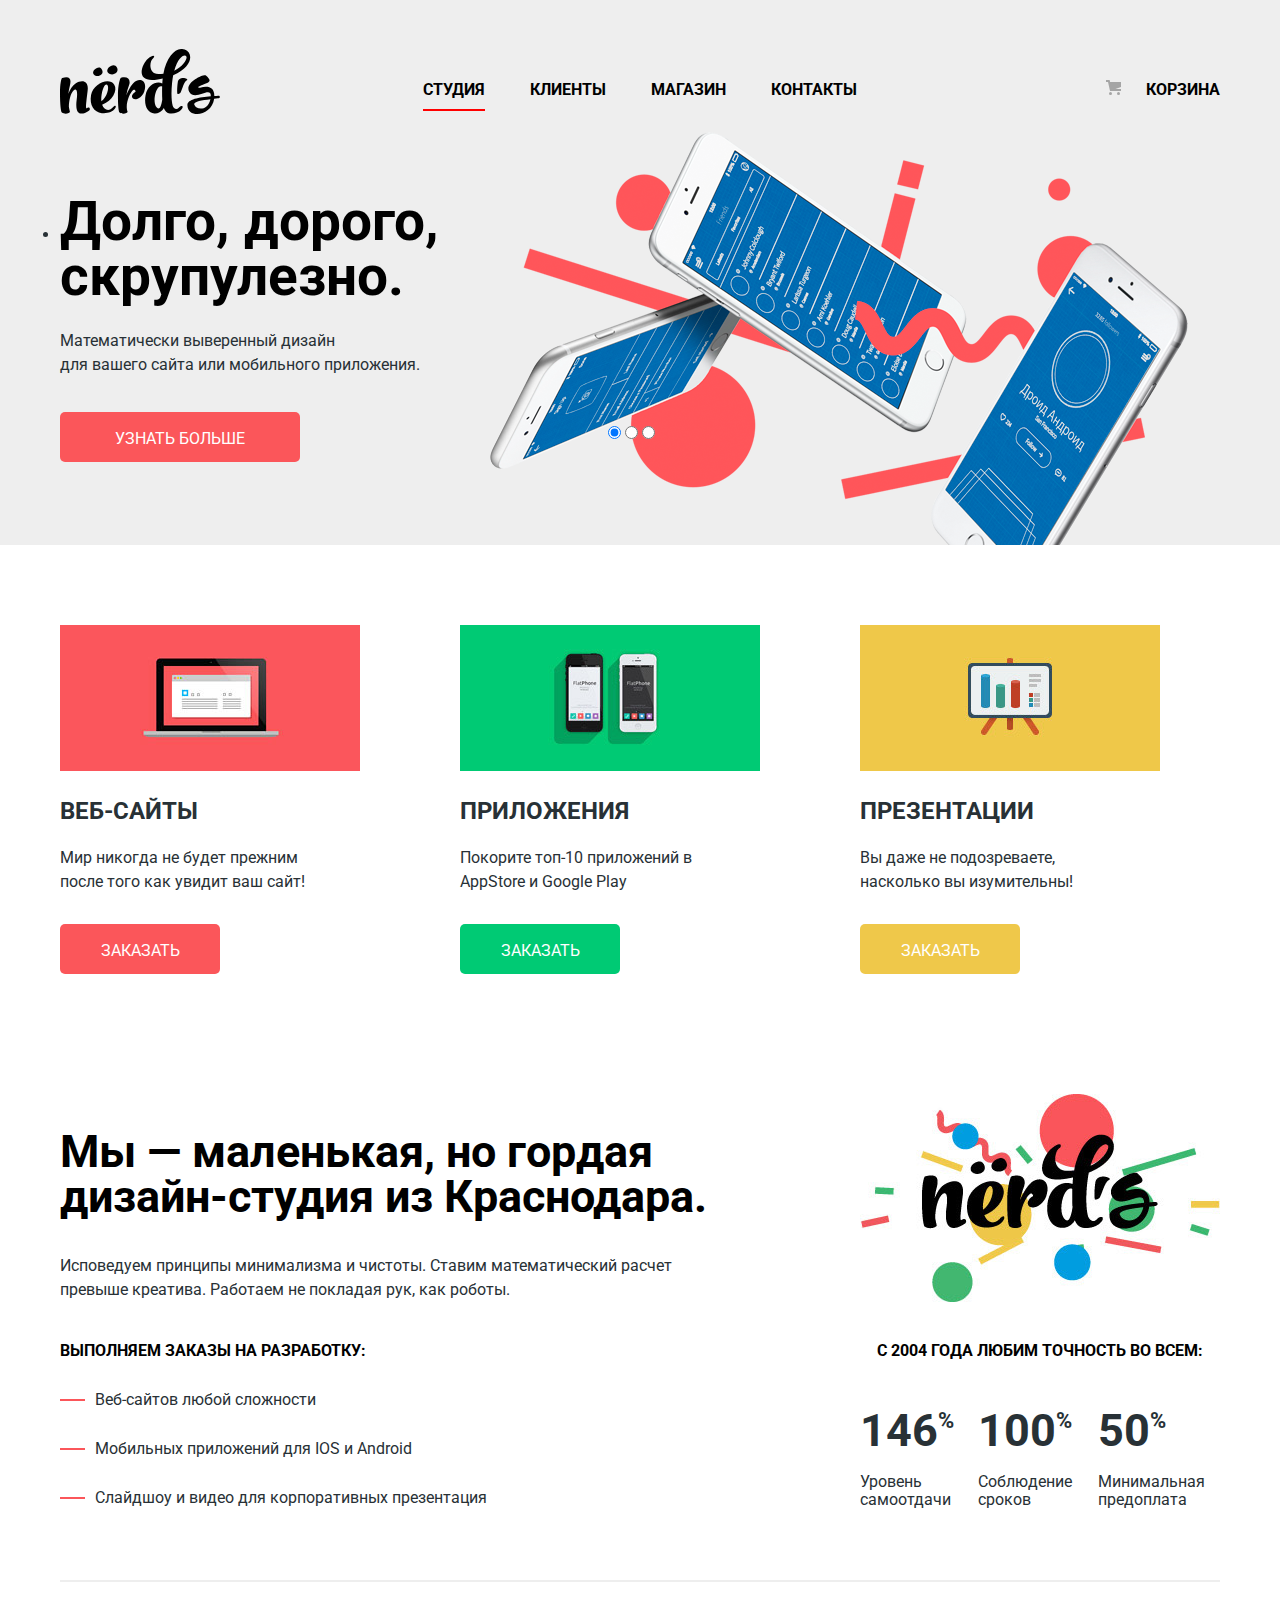
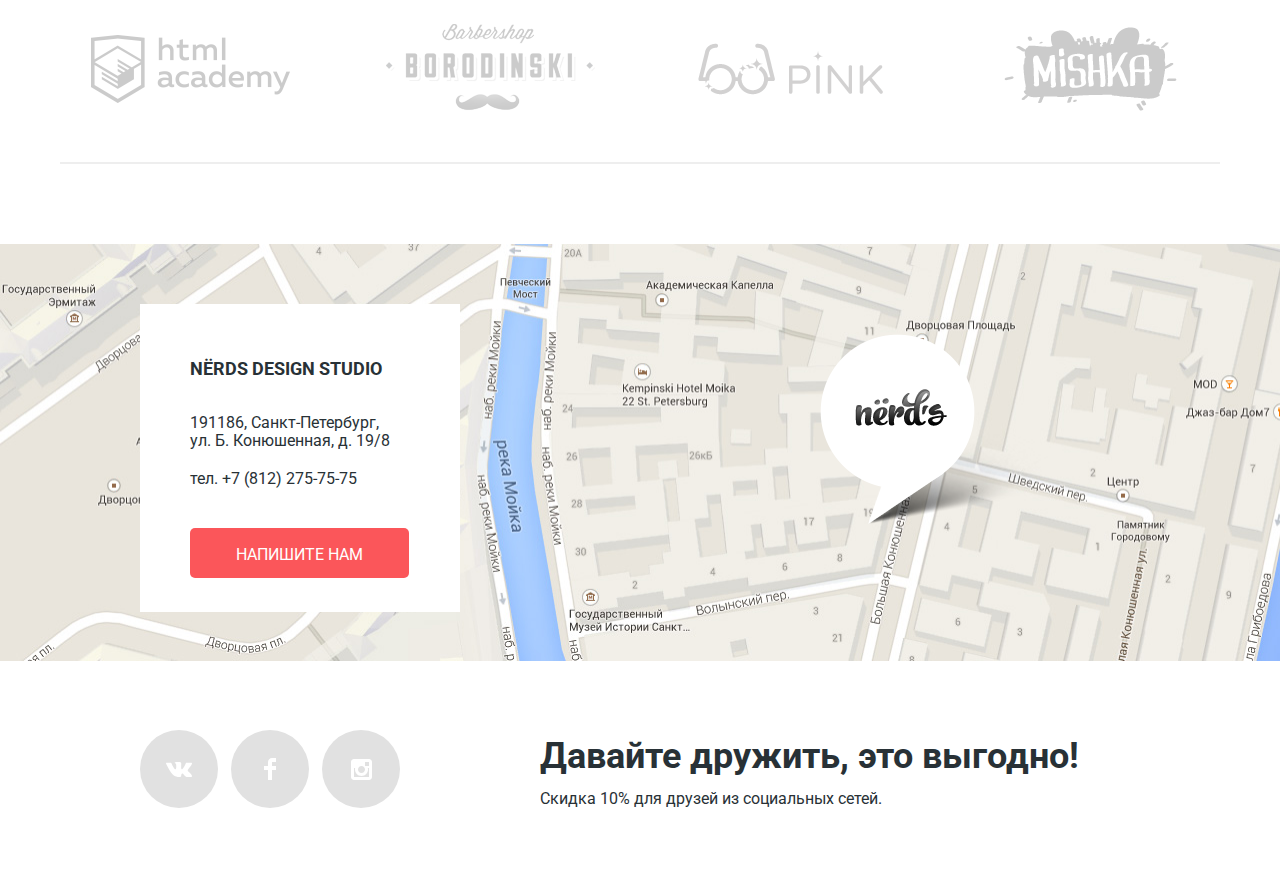
<file: Index.html>
<!DOCTYPE html>
<html lang="en">
<head>
    <meta charset="UTF-8">
    <meta name="viewport" content="width=device-width, initial-scale=1.0">
    <link href="https://fonts.googleapis.com/css?family=Roboto&display=swap" rel="stylesheet">
    <link rel="stylesheet" href="normalize.css">
    <link rel="stylesheet" href="style.css">
    <link rel="stylesheet" href="outline.css">
    <title>nёrds – дизайн-студия</title>
</head>

<body>
    <header class="main-header">
        <div class="container">
            <nav class="main-navigation">
                <a class="main-header-logo" href="#"><img src="img/nerds-logo.svg" alt="Логотип Нёрдс" width="160" height="65"></a>
                <ul class="navigation-list">
                    <li class="navigation-item"><a class="location" href="#">Студия</a></li>
                    <li class="navigation-item"><a href="#">Клиенты</a></li>
                    <li class="navigation-item"><a href="catalog.html">Магазин</a></li>
                    <li class="navigation-item"><a href="#">Контакты</a></li>
                </ul>
                <ul class="basket-list">
                    <li class="backet-item"><a class="basket-link" href="#">Корзина</a></li>
                </ul>
            </nav>
            <section class="sliders">
                <ul class="sliders-list">

                    <li class="sliders-item-1">
                        <div class="wrapper-slide">
                            <div class="sliders-item-wrapper">
                                <h2>Долго, дорого, скрупулезно.</h2>
                                <p>Математически выверенный дизайн<br> для вашего сайта или мобильного приложения.</p>
                                <a href="#" class="button">Узнать больше</a>
                            </div>
                            <div class="slider-background-img-1"></div>
                        </div>   
                    </li> 
               
                    <li class="sliders-item-2">
                        <div class="wrapper-slide">
                            <div class="sliders-item-wrapper">
                                <h2>Любим математику<br> как никто другой</h2>
                                <p>Никакого креатива, только математические формулы<br> для расчета идеальных пропорций.</p>
                                <a href="#" class="button">Узнать больше</a>
                            </div>    
                            <div class="slider-background-img-2"></div>
                        </div>
                    </li>
        
                    <li class="sliders-item-3">
                        <div class="wrapper-slide">
                            <div class="sliders-item-wrapper">
                                <h2>Только ночь, только хардкор</h2>
                                <p>Работать днем, как все? Мы против этого. <br>Ближе к полуночи работа только начинается.</p>
                                <a href="#" class="button">Узнать больше</a>
                            </div>    
                            <div class="slider-background-img-3"></div>
                        </div>
                    </li>
                </ul>
            
                <fieldset class="radio-slider">
                    <input type="radio" name="slide" class="first-slide" checked>
                    <input type="radio" name="slide" class="second-slide">
                    <input type="radio" name="slide" class="third-slide">
                </fieldset>

            </section>

        </div>
    </header>

    <main class="container">
        <section class="products">
            <h2 class="visually-hidden">Наши товары</h2>
            <ul class="products-list">
                <li class="products-item">
                    <h3 class="products-name">Веб-сайты</h3>
                    <p>Мир никогда не будет прежним <br> после того как увидит ваш сайт!</p>
                    <img src="img/web-site.jpg" alt="Иллюстрация ноутбука" width="300" height="146">
                    <a href="#" class="button web">Заказать</a>
                </li>
                <li class="products-item">
                    <h3 class="products-name">Приложения</h3>
                    <p>Покорите топ-10 приложений в AppStore и Google Play</p>
                    <img src="img/app.jpg" alt="Иллюстрация смартфонов" width="300" height="146">
                    <a href="#" class="button app">Заказать</a>
                </li>
                <li class="products-item">
                    <h3 class="products-name">Презентации</h3>
                    <p>Вы даже не подозреваете, <br> насколько вы изумительны!</p>
                    <img src="img/presentation.jpg" alt="Иллюстрация презентации" width="300" height="146">
                    <a href="#" class="button present">Заказать</a>
                </li> 
            </ul>
        </section>
        <div class="wrapper">
            <section class="information">
                <h2 class="visually-hidden">Информация о нас и наших услугах</h2>
                <h3 class="information-header">Мы — маленькая, но гордая <br> дизайн-студия из Краснодара.</h3>
                <p class="information-text">Исповедуем принципы минимализма и чистоты. Ставим математический расчет <br> превыше креатива. Работаем не покладая рук, как роботы.</p>
                <b>Выполняем заказы на разработку:</b>
                <ul class="work-list">
                    <li class="work-item">Веб-сайтов любой сложности</li>
                    <li class="work-item">Мобильных приложений для IOS и Android</li>
                    <li class="work-item">Слайдшоу и видео для корпоративных презентация</li>
                </ul>
            </section>

            <section class="advantages">
                <h2 class="visually-hidden">Наши преимущества</h2>
                <b>с 2004 года Любим точность во всем:</b>
                <dl class="advantages-list">
                    <div class="advantages-list-wrapper-item">
                        <dt class="advantages-item">Уровень <br>самоотдачи</dt> 
                        <dd>146<sup>%</sup></dd>
                    </div>
                    <div class="advantages-list-wrapper-item">
                        <dt class="advantages-item">Соблюдение <br>сроков</dt>
                        <dd>100<sup>%</sup></dd>  
                    </div>  
                    <div class="advantages-list-wrapper-item">
                        <dt class="advantages-item">Минимальная <br>предоплата</dt>
                        <dd>50<sup>%</sup></dd>
                    </div>
                </dl>
                <img src="img/nerds-logo.jpg" alt="Логотип Нёрдс">
            </section>
        </div>    
            
        <section class="partners">
            <h2 class="visually-hidden">Наши партнеры</h2>
            <ul class="partners-list">
                <li class="partners-item">
                    <b class="visually-hidden">HTML-academy</b>
                    <a href="#"><img src="img/html-academy.png" width="199" height="68" alt="Логотип HTML-academy"></a>
                </li>
                <li class="partners-item">
                    <b class="visually-hidden">Барбершоп Бородинский</b>
                    <a href="#"><img src="img/boroda.png" width="209" height="90" alt="Логотип Барбершопа"></a>
                </li>
                <li class="partners-item">
                    <b class="visually-hidden">Pink</b>
                    <a href="#"><img src="img/pink.png" width="185" height="52" alt="Логотип Pink"></a>
                </li>
                <li class="partners-item">
                    <b class="visually-hidden">Mishka</b>
                    <a href="#"><img src="img/Mishka.png" width="173" height="84" alt="Логотип Mishka"></a>
                </li>
            </ul>
        </section>
    </main>
    
    <footer class="main-footer">
        
        <section class="map">
            <iframe class="interactive_map" src="https://www.google.com/maps/embed?pb=!1m18!1m12!1m3!1d1998.6037872533277!2d30.320858716096975!3d59.93871648187614!2m3!1f0!2f0!3f0!3m2!1i1024!2i768!4f13.1!3m3!1m2!1s0x4696310fca145cc1%3A0x42b32648d8238007!2z0JHQvtC70YzRiNCw0Y8g0JrQvtC90Y7RiNC10L3QvdCw0Y8g0YPQuy4sIDE5LzgsINCh0LDQvdC60YIt0J_QtdGC0LXRgNCx0YPRgNCzLCAxOTExODY!5e0!3m2!1sru!2sru!4v1593779714134!5m2!1sru!2sru" width="1440" height="417" frameborder="0" style="border:0;" allowfullscreen="" aria-hidden="false" tabindex="0"></iframe>
            <img src="img/map.jpg" alt="Наше положение на карте" width="1440" height="417">
        </section>
        <section class="contact-information">
            <h2 class="visually-hidden">Контактная информация</h2>
            <h3>NЁRDS DESIGN STUDIO</h3>
            <address>191186, Санкт-Петербург,<br> 
            ул. Б. Конюшенная, д. 19/8</address>
            <p>тел. +7 (812) 275-75-75</p>
            <a href="#" class="button write-button">напишите нам</a>
        </section>

        <div class="container">
            <section class="social">
                <ul class="social-list">
                    <li class="social-item">
                        <a class="button" href="#">
                            <img src="img/vk-icon.svg" alt="Логотип Вконтакте" width="26" height="15">
                            <span class="visually-hidden">Вконтакте</span>
                        </a>
                    </li>
                    <li class="social-item">
                        <a class="button" href="#">
                            <img src="img/fb-icon.svg" alt="Логотип Фейсбук" width="12" height="22"> 
                            <span class="visually-hidden">Фейсбук</span>
                        </a>
                    </li>
                    <li class="social-item">
                        <a class="button" href="#">
                            <img src="img/insta-icon.svg" alt="Логотип Инстаграм" width="21" height="21">
                            <span class="visually-hidden">Твиттер</span>
                        </a>
                    </li>
                </ul>
            </section>
            <section class="sale">
                <b>Давайте дружить, это выгодно!</b>
                <p>Скидка 10% для друзей из социальных сетей.</p>
            </section>
        </div>
    </footer>
    <section class="popup-form">
        <form method="GET">
            <fieldset>
                <legend class="header-form">Напишите нам</legend>
                <div class="wrapper-form">
                    <fieldset>
                        <legend><label for="name">Ваше имя:</label></legend>
                        <input type="text" placeholder="Имя Фамилия" name="name" id="name">
                    </fieldset>
                    
                    <fieldset>
                        <legend><label for="email">Ваш e-mail:</label></legend>
                        <input type="email" placeholder="email@example.com" name="email" id="email">
                    </fieldset>    
                </div>    
                <fieldset>
                    <legend><label for="text">Текст письма</label></legend>
                    <textarea id="text">В свободной форме</textarea>
                </fieldset>
                <input type="submit">
            </fieldset>
            <button class="close"><span class="visually-hidden">закрыть</span></button>
        </form>
    </section>
    <script src="js/popup.js">
    </script>
</body>
</html>
</file>
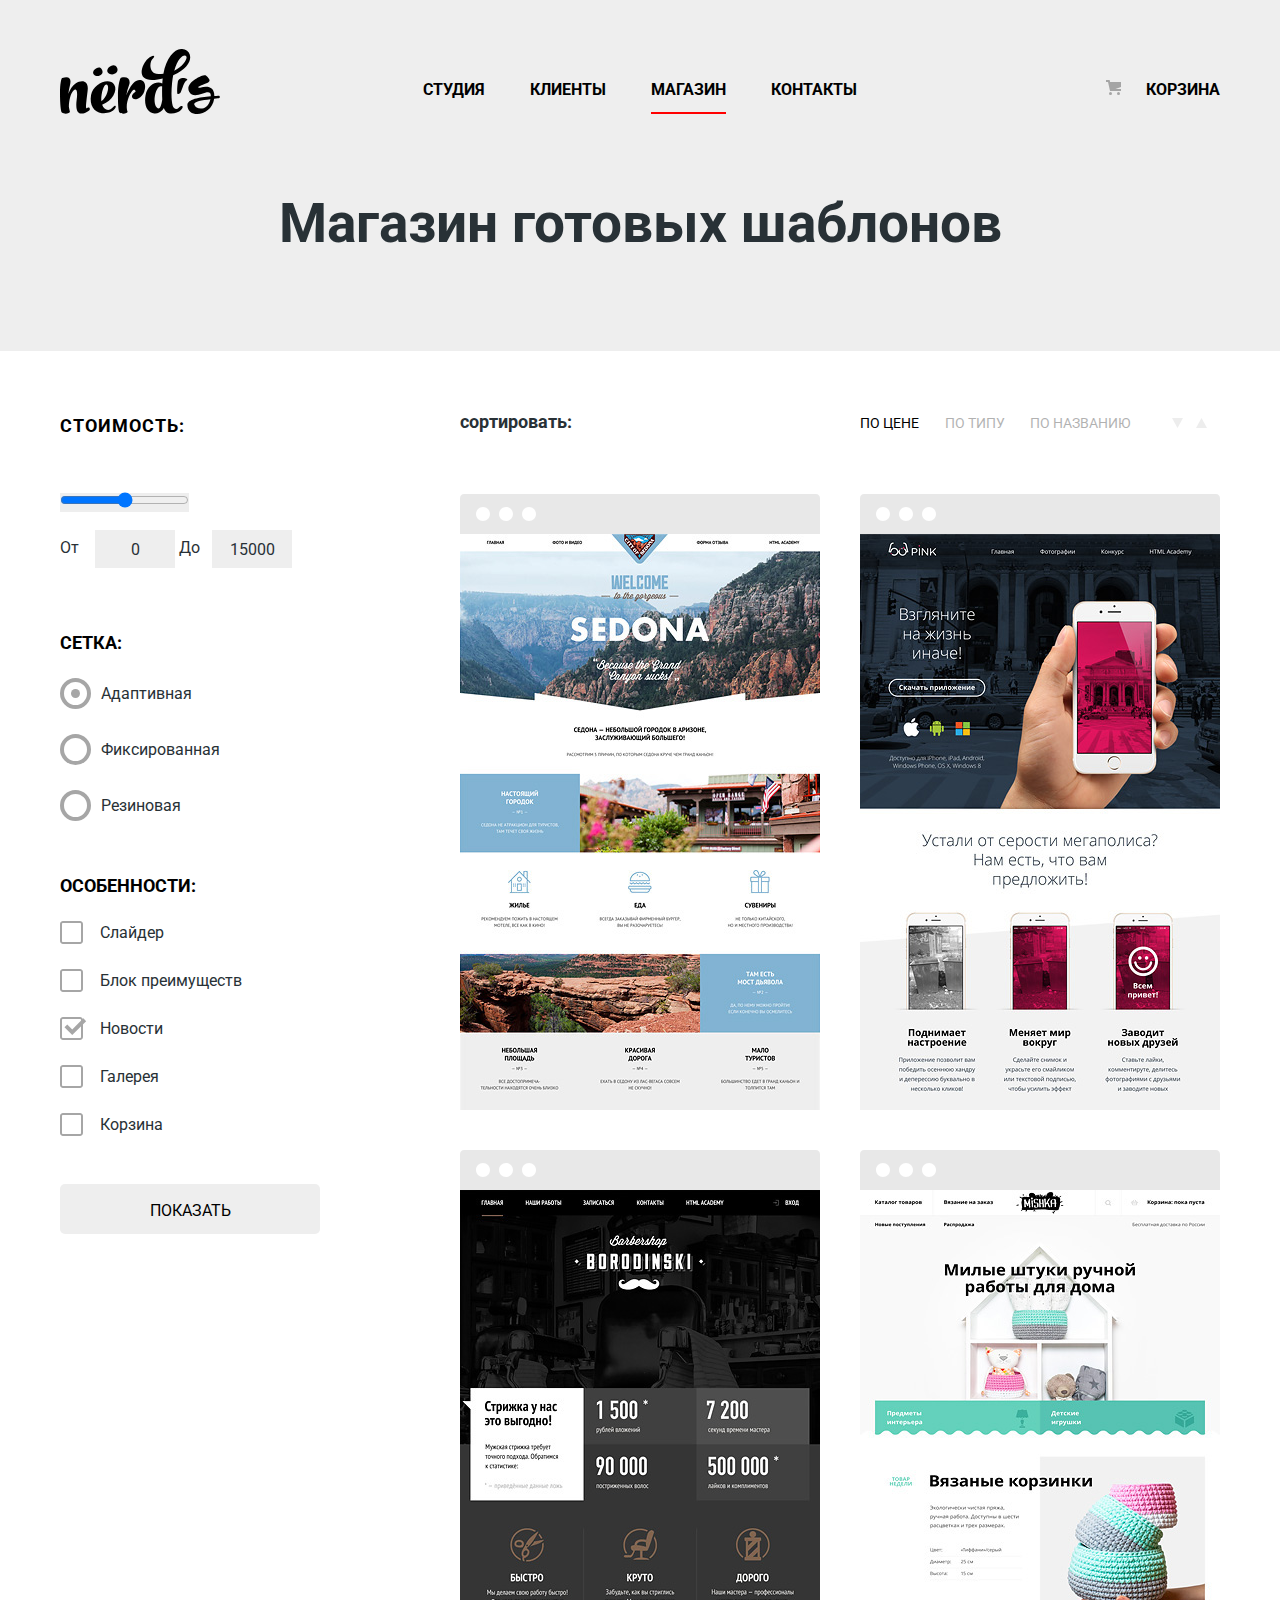
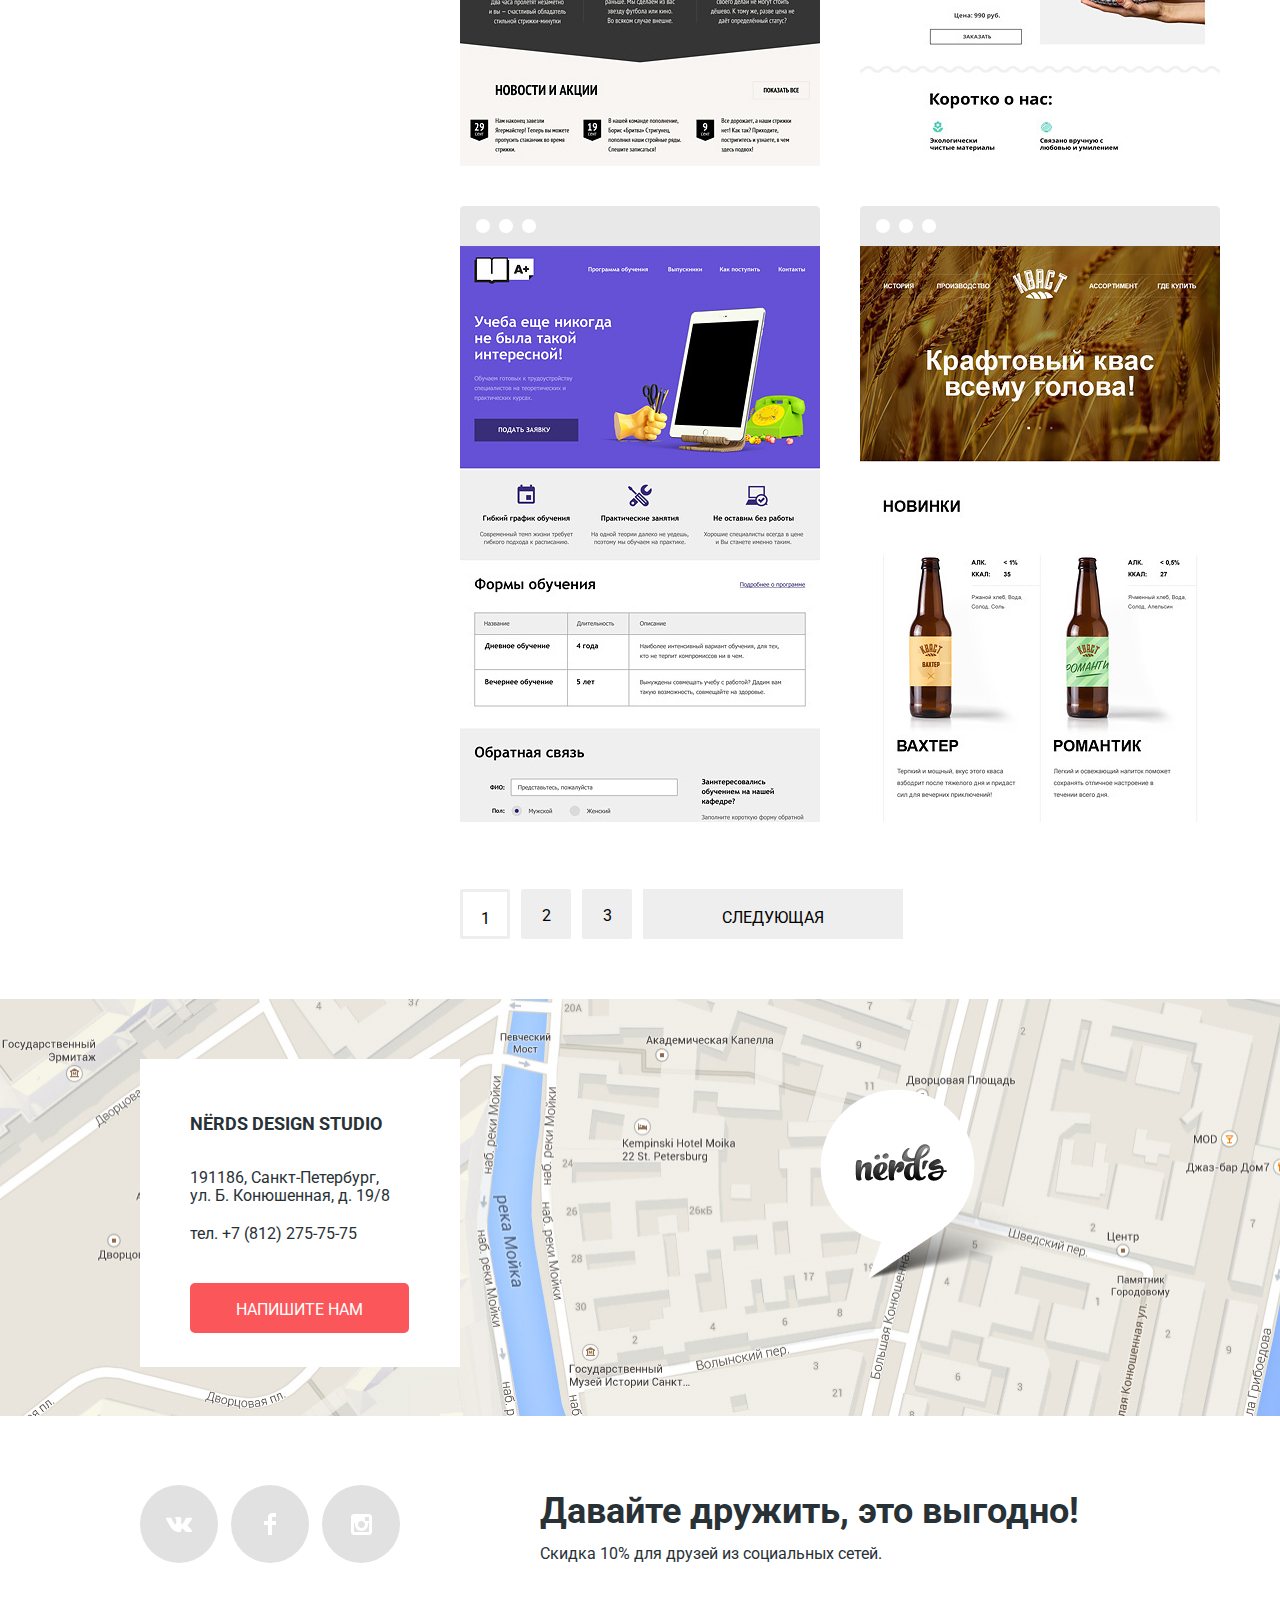
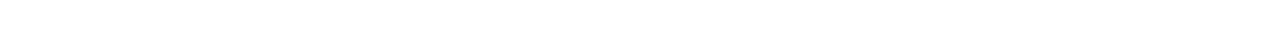
<file: catalog.html>
<!DOCTYPE html>
<html lang="en">
<head>
    <meta charset="UTF-8">
    <meta name="viewport" content="width=device-width, initial-scale=1.0">
    <link href="https://fonts.googleapis.com/css?family=Roboto&display=swap" rel="stylesheet">
    <link rel="stylesheet" href="style.css">
    <link rel="stylesheet" href="normalize.css">
    <title>Каталог шаблонов</title>
</head>
<body class="catalog">
    <header class="main-header">
        <div class="container">
            <nav class="main-navigation">
                <a class="main-header-logo" href="index.html"><img src="img/nerds-logo.svg" alt="Логотип Нёрдс" width="160" height="65"></a>
                <ul class="navigation-list">
                    <li class="navigation-item"><a href="index.html">Студия</a></li>
                    <li class="navigation-item"><a href="#">Клиенты</a></li>
                    <li class="navigation-item location"><a href="#">Магазин</a></li>
                    <li class="navigation-item"><a href="#">Контакты</a></li>
                </ul> 
                <ul class="basket-list">
                    <li class="backet-item"><a class="basket-link" href="#">Корзина</a></li>
                </ul>
            </nav>
            <h1 class="page-header">Магазин готовых шаблонов</h1>
        </div>
    </header>

    

    <main class="container main-wrapper">
        <form class="Search" method="GET">
            <fieldset class="price">
                <legend>Стоимость:</legend>
                <label>
                   <input type="range" min="0" max="15000">
                </label>
               <p>От <span>0</span> До<span>15000</span></p>
            </fieldset>

            <fieldset class="grid">
                <legend>Сетка:</legend>
                <label><input type="radio" name="grid" value="1" checked class="visually-hidden"><span class="radio-indicator"></span>Адаптивная</label>
                <label><input type="radio" name="grid" value="2" class="visually-hidden"><span class="radio-indicator"></span>Фиксированная</label>
                <label><input type="radio" name="grid" value="3" class="visually-hidden"><span class="radio-indicator"></span>Резиновая</label>
            </fieldset>

            <fieldset class="features">
                <legend>Особенности:</legend>
                <label><input type="checkbox"  class="visually-hidden">
                    <svg version="1.1" xmlns="http://www.w3.org/2000/svg" xmlns:xlink="http://www.w3.org/1999/xlink" x="0px" y="0px" width="27px"
	                 height="23px" viewBox="0 0 27 23" enable-background="new 0 0 27 23" xml:space="preserve">
                    <g id="Layer_1"></g><g id="Layer_2"><g>
		            <polygon class="mark" points="7.285,7.486 4.456,10.315 12.239,18.098 26.171,4.166 23.343,1.337 12.239,12.439" fill="#a6a6a6"/>
		            <path class="square" d="M20,2c0.542,0,1,0.458,1,1v17c0,0.542-0.458,1-1,1H3c-0.542,0-1-0.458-1-1V3c0-0.542,0.458-1,1-1H20 M20,0H3
                    C1.35,0,0,1.35,0,3v17c0,1.65,1.35,3,3,3h17c1.65,0,3-1.35,3-3V3C23,1.35,21.65,0,20,0L20,0z" fill="#a6a6a6"/></g></g></svg></svg>
                    Слайдер
                </label>
                <label><input type="checkbox" class="visually-hidden">
                    <svg version="1.1" xmlns="http://www.w3.org/2000/svg" xmlns:xlink="http://www.w3.org/1999/xlink" x="0px" y="0px" width="27px"
	                 height="23px" viewBox="0 0 27 23" enable-background="new 0 0 27 23" xml:space="preserve">
                    <g id="Layer_1"></g><g id="Layer_2"><g>
		            <polygon class="mark" points="7.285,7.486 4.456,10.315 12.239,18.098 26.171,4.166 23.343,1.337 12.239,12.439" fill="#a6a6a6"/>
		            <path class="square" d="M20,2c0.542,0,1,0.458,1,1v17c0,0.542-0.458,1-1,1H3c-0.542,0-1-0.458-1-1V3c0-0.542,0.458-1,1-1H20 M20,0H3
                    C1.35,0,0,1.35,0,3v17c0,1.65,1.35,3,3,3h17c1.65,0,3-1.35,3-3V3C23,1.35,21.65,0,20,0L20,0z" fill="#a6a6a6"/></g></g></svg></svg>
                    Блок преимуществ
                </label>
                <label><input type="checkbox" checked class="visually-hidden">
                    <svg version="1.1" xmlns="http://www.w3.org/2000/svg" xmlns:xlink="http://www.w3.org/1999/xlink" x="0px" y="0px" width="27px"
	                 height="23px" viewBox="0 0 27 23" enable-background="new 0 0 27 23" xml:space="preserve">
                    <g id="Layer_1"></g><g id="Layer_2"><g>
		            <polygon class="mark" points="7.285,7.486 4.456,10.315 12.239,18.098 26.171,4.166 23.343,1.337 12.239,12.439" fill="#a6a6a6"/>
		            <path class="square" d="M20,2c0.542,0,1,0.458,1,1v17c0,0.542-0.458,1-1,1H3c-0.542,0-1-0.458-1-1V3c0-0.542,0.458-1,1-1H20 M20,0H3
                    C1.35,0,0,1.35,0,3v17c0,1.65,1.35,3,3,3h17c1.65,0,3-1.35,3-3V3C23,1.35,21.65,0,20,0L20,0z" fill="#a6a6a6"/></g></g></svg></svg>
                    Новости
                </label>
                <label><input type="checkbox" class="visually-hidden">
                    <svg version="1.1" xmlns="http://www.w3.org/2000/svg" xmlns:xlink="http://www.w3.org/1999/xlink" x="0px" y="0px" width="27px"
	                 height="23px" viewBox="0 0 27 23" enable-background="new 0 0 27 23" xml:space="preserve">
                    <g id="Layer_1"></g><g id="Layer_2"><g>
		            <polygon class="mark" points="7.285,7.486 4.456,10.315 12.239,18.098 26.171,4.166 23.343,1.337 12.239,12.439" fill="#a6a6a6"/>
		            <path class="square" d="M20,2c0.542,0,1,0.458,1,1v17c0,0.542-0.458,1-1,1H3c-0.542,0-1-0.458-1-1V3c0-0.542,0.458-1,1-1H20 M20,0H3
                    C1.35,0,0,1.35,0,3v17c0,1.65,1.35,3,3,3h17c1.65,0,3-1.35,3-3V3C23,1.35,21.65,0,20,0L20,0z" fill="#a6a6a6"/></g></g></svg></svg>
                    Галерея
                </label>
                <label><input type="checkbox" class="visually-hidden">
                    <svg version="1.1" xmlns="http://www.w3.org/2000/svg" xmlns:xlink="http://www.w3.org/1999/xlink" x="0px" y="0px" width="27px"
	                 height="23px" viewBox="0 0 27 23" enable-background="new 0 0 27 23" xml:space="preserve">
                    <g id="Layer_1"></g><g id="Layer_2"><g>
		            <polygon class="mark" points="7.285,7.486 4.456,10.315 12.239,18.098 26.171,4.166 23.343,1.337 12.239,12.439" fill="#a6a6a6"/>
		            <path class="square" d="M20,2c0.542,0,1,0.458,1,1v17c0,0.542-0.458,1-1,1H3c-0.542,0-1-0.458-1-1V3c0-0.542,0.458-1,1-1H20 M20,0H3
                    C1.35,0,0,1.35,0,3v17c0,1.65,1.35,3,3,3h17c1.65,0,3-1.35,3-3V3C23,1.35,21.65,0,20,0L20,0z" fill="#a6a6a6"/></g></g></svg></svg>
                    Корзина
                </label>
            </fieldset>

            <input type="submit" value="показать">
        </form>
        <div class="main-colomn">
            <section class="sorting">
                <h3>сортировать:</h3>
                <ul class="sorting-list">
                    <li class="sorting-item-active"><a href="#">по цене</a></li>
                    <li class="sorting-item"><a href="#">по типу</a></li>
                    <li class="sorting-item"><a href="#">по названию</a></li>
                </ul>
                <ul class="sorting-up-down-list">
                    <li class="sorting-up-down-item"><a><svg version="1.1" id="Layer_1" xmlns="http://www.w3.org/2000/svg" xmlns:xlink="http://www.w3.org/1999/xlink" x="0px" y="0px"
                        width="11px" height="10px" viewBox="0 0 11 10" enable-background="new 0 0 11 10" xml:space="preserve">
                        <polyline class="triangle" points="5.5,10 0,0 11,0 " fill="#ededed"/>
                        </svg></a>
                    </li>
                    <li class="sorting-up-down-item"><a><svg version="1.1" id="Layer_1" xmlns="http://www.w3.org/2000/svg" xmlns:xlink="http://www.w3.org/1999/xlink" x="0px" y="0px"
                         width="11px" height="10px" viewBox="0 0 11 10" enable-background="new 0 0 11 10" xml:space="preserve">
                        <polygon class="triangle" points="5.5,0 0,10 11,10 " fill="#ededed"/>
                        </svg></a>
                    </li>
                </ul>
            </section>

            <section class="layouts">
            <h2 class="visually-hidden">Наши макеты сайтов</h2>
            <ul class="layouts-list">
                    <li class="layouts-item">
                    <img src="img/sedona-lay.jpg" width="360" height="576" alt="Макет Sedona">
                    <section class="add_information">
                        <h2>Pink App</h2>
                        <p>Продуктовый лендинг<br> приложения для IOS и Android</p>
                        <a href="#" class="button_price">9 900 РУБ.</a>
                    </section>
                    </li>
                    <li class="layouts-item">
                        <img src="img/pink-lay.jpg" width="360" height="576" alt="Макет Pink">
                    </li>
                    <li class="layouts-item">
                        <img src="img/borodinski-lay.jpg" width="360" height="576" alt="Макет Бородинский">
                    </li>
                    <li class="layouts-item">
                        <img src="img/mishka-lay.jpg" width="360" height="576" alt="Макет Sedona">
                    </li>
                    <li class="layouts-item">
                        <img src="img/aplus-lay.jpg" width="360" height="576" alt="Макет Sedona">
                    </li>
                    <li class="layouts-item">
                        <img src="img/kvast-lay.jpg" width="360" height="576" alt="Макет Sedona">
                    </li>
            </ul>  
                <ul class="pagination">
                    <li class="pagination-item-active"><a class="pagination-button" href="#">1</a></li><!--
                --><li class="pagination-item"><a a class="pagination-button" href="#">2</a></li><!--
                --><li class="pagination-item"><a class="pagination-button" href="#">3</a></li><!--
                --><li class="pagination-item-next"><a class="pagination-button" href="#">следующая</a></li>
                </ul>
            </section>
        </div>
       
    </main>

    <footer class="main-footer">
        
        <section class="map">
            <iframe class="interactive_map" src="https://www.google.com/maps/embed?pb=!1m18!1m12!1m3!1d1998.6037872533277!2d30.320858716096975!3d59.93871648187614!2m3!1f0!2f0!3f0!3m2!1i1024!2i768!4f13.1!3m3!1m2!1s0x4696310fca145cc1%3A0x42b32648d8238007!2z0JHQvtC70YzRiNCw0Y8g0JrQvtC90Y7RiNC10L3QvdCw0Y8g0YPQuy4sIDE5LzgsINCh0LDQvdC60YIt0J_QtdGC0LXRgNCx0YPRgNCzLCAxOTExODY!5e0!3m2!1sru!2sru!4v1593779714134!5m2!1sru!2sru" width="1440" height="417" frameborder="0" style="border:0;" allowfullscreen="" aria-hidden="false" tabindex="0"></iframe>
            <img src="img/map.jpg" alt="Наше положение на карте" width="1440" height="417">
        </section>
        <section class="contact-information">
            <h2 class="visually-hidden">Контактная информация</h2>
            <h3>NЁRDS DESIGN STUDIO</h3>
            <address>191186, Санкт-Петербург,<br> 
            ул. Б. Конюшенная, д. 19/8</address>
            <p>тел. +7 (812) 275-75-75</p>
            <a href="#" class="button write-button">напишите нам</a>
        </section>

        <div class="container">
            <section class="social">
                <ul class="social-list">
                    <li class="social-item">
                        <a class="button" href="#">
                            <img src="img/vk-icon.svg" alt="Логотип Вконтакте" width="26" height="15">
                            <span class="visually-hidden">Вконтакте</span>
                        </a>
                    </li>
                    <li class="social-item">
                        <a class="button" href="#">
                            <img src="img/fb-icon.svg"alt="Логотип Фейсбук" width="12" height="22"> 
                            <span class="visually-hidden">Фейсбук</span>
                        </a>
                    </li>
                    <li class="social-item">
                        <a class="button" href="#">
                            <img src="img/insta-icon.svg" alt="Логотип Инстаграм" width="21" height="21">
                            <span class="visually-hidden">Твиттер</span>
                        </a>
                    </li>
                </ul>
            </section>
            <section class="sale">
                <b>Давайте дружить, это выгодно!</b>
                <p>Скидка 10% для друзей из социальных сетей.</p>
            </section>
        </div>
    </footer>

    <section class="popup-form">
        <form method="GET">
            <fieldset>
                <legend class="header-form">Напишите нам</legend>
                <div class="wrapper-form">
                    <fieldset>
                        <legend><label for="name">Ваше имя:</label></legend>
                        <input type="text" placeholder="Имя Фамилия" name="name" id="name">
                    </fieldset>
                    
                    <fieldset>
                        <legend><label for="email">Ваш e-mail:</label></legend>
                        <input type="email" placeholder="email@example.com" name="email" id="email">
                    </fieldset>    
                </div>    
                <fieldset>
                    <legend><label for="text">Текст письма</label></legend>
                    <textarea id="text">В свободной форме</textarea>
                </fieldset>
                <input type="submit">
            </fieldset>
            <button class="close"><span class="visually-hidden">закрыть</span></button>
        </form>
    </section>
    <script src="js/popup.js"></script>
</body>
</html>
</file>
<file: style.css>
body{
  font-family: 'Roboto', sans-serif;
  font-size: 16px;
  line-height: 24px;
  color: #283136;
  font-weight: 400;
/*
  background-image: url("img/test3.jpg");
  background-position: 0 0;
  background-repeat: no-repeat;
  width: 1440px;
  height: 2476px;
  opacity:0.5;*/
  
}

a{
  text-decoration: none;
  color:black;
}

.location{
  border-bottom: 2px solid red;
}

.visually-hidden{
  position: absolute;
  clip: rect(0 0 0 0);
  width: 1px;
  height: 1px;
  margin:-1px;
}

.main-header{
  padding-top: 49px;
  background-color: #eeeeee;
  margin-bottom: 80px;
}

.container{
  box-sizing: border-box;
  width: 1200px;
  padding: 0px 20px;
  margin: 0 auto;
}

.main-navigation{
  /*СЕТКИ*/
  display: flex;
  justify-content: space-between;
}

.main-navigation ul{
  font-weight: 700;
  text-transform: uppercase;
}

.main-header-logo{
  width: 160px;
  height: 65px;
}

.button:hover{
  background-color:#e74246;
}

.button:active{
  background-color: #d7373b;
  color: rgba(255,255,255,0.3);
}

.app:hover{
  background-color:#00bc6c;
}

.app:active{
  color:rgba(255,255,255,0.3);
  background-color:#00aa62;
}

.present:hover{
  background-color:#eab534;
}

.present:active{
  color:rgba(255,255,255,0.3);
  background-color:#e5a722;
}


.navigation-list{
  margin: 0;
  padding: 0;
  list-style-type: none;
  margin-top: 29px;

  /*СЕТКА*/
  display: flex;
  flex-wrap: wrap;
  justify-content: space-between;
  width:435px;

}

.navigation-item a{
  padding-bottom: 10px;
}

.navigation-list a:hover{
  color: #fb565a;
}

.navigation-list a:active{
  color:rgba(0,0,0,0.3)
}

.basket-list{
  margin: 0;
  padding: 0;
  list-style-type: none;
  margin-top: 29px;
  display: flex;
  justify-content: flex-end;
  cursor: pointer;
  

  /*СЕТКА*/
  width: 160px;
  text-align: right;
}

.basket-link::before{
  margin-right: 25px;
  content: url("img/cart-icon.svg");
  opacity: 0.3;
}

.basket-link:hover{
  color: #fb565a;
}

.basket-link:active{
  color:rgba(0,0,0,0.3)
}

.sliders{
  position: relative;
}

.sliders h2{
  /*текст*/
  font-size: 55px;
  line-height: 55px;
  font-weight: 700;
  color:black;

  margin: 0;
  margin-bottom: 25px;
}

.sliders p{
  margin: 0;
  margin-bottom:35px;
}

.sliders-list{
  margin: 0;
  padding: 0;
  position: relative;
}


.wrapper-slide{
  display: flex;
}

.sliders-item-2, .sliders-item-3{
  display: none;
}



.sliders-item-wrapper{
  width: 400px;
  padding: 80px 0px;
}

.sliders-item-2 h2,
.sliders-item-2 p{
  width:530px;
}

.sliders-item-3 h2,
.sliders-item-3 p{
  width:430px;
}

.sliders-item-2 .wrapper-slide {
justify-content: space-between;
}

.sliders-item-wrapper a{
  line-height: 18px;
  text-transform: uppercase;
  color:white;
  box-sizing: border-box;
  width: 240px;
  height: 50px;
  padding-top: 18px;
  text-align: center;
  display: block;
  background-color: #fb565a;
  border-radius: 5px;
  
}

.sliders-item-wrapper a:hover{
  background-color: #e74246;
}

.sliders-item-wrapper a:active{
  color: rgba(255,255,255,0.3)
}



.slider-background-img-1{
  margin-left: 30px;
  margin-top: 18px;
  width:698px;
  height: 413px;
  background-image: url("img/nerds-index-slide1.png");
}

.slider-background-img-2{
  width:663px;
  height: 430px;
  background-image: url("img/nerds-index-slide2.png");
}

.slider-background-img-3{
  margin-top: 19px;
  width:759px;
  height: 411px;
  background-image: url("img/nerds-index-slide3.png");
}

.radio-slider{
  border:none;
  width: 90px;
  height: 20px;
  position: absolute;
  left:534px;
  bottom: 93px;
}

.products{
  padding-bottom: 80px;
  margin-bottom: 40px;
}

.products ul{
  margin: 0;
  padding:0;
  list-style-type: none;
}

.products-name{
  margin: 0;
  font-size: 24px;
  line-height: 30px;
  font-weight: 700;
  text-transform: uppercase;
  order:1;
  margin-bottom: 20px;
}

.products-list p{
  margin: 0;
  order:3;
  margin-bottom: 30px;
}

.products-list{
  display: flex;
  justify-content: space-between;
  flex-wrap: wrap;

  width: 1100px;
}

.products-item{
  width: 300px;
  display: flex;
  flex-direction: column;
}

.products-item img{
  order:0;
  margin-bottom: 25px;
}

.products-item a{
  order:4;
  line-height: 18px;
  text-transform: uppercase;
  text-align: center;
  padding-top: 18px;
  color:white;

  display: block;
  box-sizing: border-box;
  width: 160px;
  height: 50px;
  border-radius: 5px;
}

.web{
  background-color: #fb565a;
}

.app{
  background-color: #00ca74;
}

.present{
  background-color: #efc84a;
}

.information-header{
  margin: 0;
  font-size: 45px;
  line-height: 45px;
  color:black;
  margin-top: 35px;
  margin-bottom:35px ;
}

.information-text{
  margin: 0;
  margin-bottom:37px;
}

.information b{
  font-family: 'Roboto', sans-serif;
  font-size: 16px;
  line-height: 24px;
  color: black;
  text-transform: uppercase;
  display: block;
  margin-bottom: 25px;
}

.work-list{
  margin: 0;
  padding: 0;
  list-style-type:none;
}

.work-list li::before{
  content: "";
  display: block;
  width: 25px;
  height: 2px;
  background-color: #fb565a;
  margin-right: 10px;
}

.work-item{
  margin-bottom: 25px;
  display: flex;
  align-items: center;
}

.work-item:last-child{
  margin-bottom: 0;
}


.wrapper{
  display: flex;
  justify-content: space-between;
  margin-bottom: 70px;
}

.advantages{
  display: flex;
  flex-direction: column;
}

.advantages img{
  order:0;
  margin-bottom: 37px;
}

.advantages b{
  order:1;
}

.advantages-list{
  margin: 0;
  order:2;
  display: flex;
  justify-content: space-between;
  /*сетка*/
  box-sizing: border-box;
  width: 360px;
  padding-right: 15px;

}

.advantages b{
  font-family: 'Roboto', sans-serif;
  font-size: 16px;
  line-height: 24px;
  color: black;
  font-weight: 700;
  text-transform: uppercase;
  display: block;
  margin-bottom: 40px;
  padding-left: 17px;
}

.advantages-list dd{
  margin: 0;
  font-size: 45px;
  line-height: 55px;
  font-weight: 700;
  min-height: 45px;
  order:0;
  margin-bottom: 15px;
}

.advantages-list dt{
  line-height: 18px;
  order:1;
}

.advantages-list-wrapper-item{
  display: flex;
  flex-direction: column;
}
/*
.percent{
  font-size: 25px;
  line-height: 35px;
  display: inline-block;
 vertical-align: top;
}*/
.advantages-list-wrapper-item dd{
  position: relative;
}

.advantages-list-wrapper-item sup{
  position: absolute;
  top:18px;
  font-size: 22px;
}

.partners{
  min-height: 180px;
  margin-bottom: 80px;
  box-sizing: border-box;
}

.partners-list{
  margin: 0;
  padding: 0;
  list-style-type:none ;
  border-top:2px solid #eeeeee;
  border-bottom:2px solid #eeeeee;

  display: flex;
  justify-content: space-between;
  flex-wrap: wrap;
  margin: 0 auto;
}

.partners-item{
  /*СЕТКА*/
  
  width: 260px;
  min-height: 180px;
  display: flex;
  flex-wrap: wrap;
  justify-content: center;
  align-items: center;

}


.partners-item img{
  opacity: 0.2;
}

.partners-item img:hover{
  opacity: 1;
}

.partners-item img:active{
  opacity: 0.1;
}


.map{
  margin: 0 auto;
  max-width: 1440px;
  height: 417px;
  position: relative;
  margin-bottom: 69px;
}
.interactive_map{
  position: absolute;
}


.map::before{
  content:url("img/map-marker.png");
  position: absolute;
  left: 820px;
  top: 90px;
}

.contact-information{
  width: 320px;
  min-height: 308px;
  box-sizing: border-box;
  background-color: white;
  padding:0px 50px;
  padding-top: 50px;
  position: absolute;
  top:60px;
  left: 140px;
}

.contact-information h3{
  margin: 0;
  font-size: 18px;
  line-height: 30px;
  font-weight: 700;
  margin-bottom: 30px;
}

.contact-information address{
  font-style: normal;
  line-height: 18px;
  margin-bottom: 20px;
}

.contact-information p{
  margin: 0;
  line-height: 18px;
  margin-bottom: 40px;
}

.contact-information a{
  font-weight: 400;
  line-height: 18px;
  text-transform: uppercase;
  color:white;
  box-sizing: border-box;
  width: 219px;
  height: 50px;
  padding-top: 18px;
  text-align: center;
  display: block;
  background-color: #fb565a;
  border-radius: 5px;
}

.main-footer{
  position: relative;
  width: 1440px;
  margin: 0 auto;
}

.social{
  margin-bottom: 70px;
}

.social-list{
  margin: 0;
  padding: 0;
  list-style-type: none;
  display: flex;
  justify-content: space-between;
  flex-wrap: wrap;
  width: 260px;
}

.social-list a{
  display: flex;
  justify-content: center;
  align-items: center;
  box-sizing: border-box;
  width: 78px;
  height: 78px;
  border-radius: 39px;
  background-color: #e1e1e1;
}

.social-item a:active img{
  opacity: 0.3;
}

.main-footer .container{
  display: flex;
}

.sale{
  margin-left: 140px;
  margin-top: 5px;
}
.sale b{
  font-size: 36px;
  line-height: 43px;
  font-weight: bold;
}

.sale p{
  margin: 0;
  margin-top: 10px;
  line-height: 22px;
}

.popup-form{
  box-sizing: border-box;
  width: 960px;
  height: 590px;
  padding:0px 100px;
  padding-top: 70px;
  background-color:white;
  position: fixed;
  top:45px;
  left: 50%;
  margin-left: -480px;
  display: none;
  box-shadow: 0 50px 25px rgba(0,0,0,0.6);
  overflow: hidden;
}



.popup-form fieldset{
  border: none;
  padding: 0;
  margin: 0;
}

.header-form{
  font-size: 45px;
  line-height: 45px;
  margin-bottom: 50px;
}

.popup-form label{
  line-height: 18px;
  font-weight: 700;
}

.wrapper-form{
  display: flex;
  flex-wrap: wrap;
  justify-content:space-between;
  width: 760px;
  margin-bottom: 35px;
}

input[type=text],
input[type=email]{
  margin-top: 10px;
  box-sizing: border-box;
  width: 360px;
  height: 50px;
  padding-left: 15px;
  padding-top: 15px;
  padding-bottom: 15px;
  border:2px solid #d7dcde;
}

.popup-form textarea{
  width: 100%;
  box-sizing: border-box;
  height:118px;
  border:2px solid #d7dcde;
  padding-top: 10px;
  padding-left: 13px;
  margin-bottom: 47px;
  resize: none;
}

input[type=submit]{
  line-height: 18px;
  text-transform: uppercase;
  text-align: center;
  padding-top: 5px;
  color:white;
  background-color:#fb565a;
  border: none;
  cursor: pointer;

  display: block;
  box-sizing: border-box;
  width: 260px;
  height: 50px;
  border-radius: 5px;
}

input[type=submit]:hover{
  background-color:#e74246;
}

input[type=submit]:active{
  background-color: #d7373b;
  color: rgba(255,255,255,0.3);
}

.close{
  position: absolute;
  width: 21px;
  height: 21px;
  border:0;
  top:78px;
  left:849px;
  padding: 0;
  background-color: transparent;
  cursor: pointer;
}

.close::before,
.close::after{
  content: "";
  position: absolute;
  width:28px;
  height: 4px;
  background-color: #fecccd;
  left:-4px;
}

.close::before{
  transform: rotate(45deg);
}

.close::after{
  transform:rotate(-45deg);
}

.close:hover::after,
.close:hover::before{
  background-color: #fb565a;
}

.close:active::after,
.close:active::before,
.close:active{
  background-color: #ffeeee;
}



/*--------------------------СТИЛИЗАЦИЯ CATALOG-------------------------------*/

.page-header{
  margin: 0;
  margin-top: 82px;
  font-size: 55px;
  line-height: 55px;
  margin-left: 219px;
}

.catalog .main-header{
  padding-bottom: 100px;
  margin-bottom: 60px;
}

.main-wrapper{
  display: flex;
  justify-content: space-between;
  margin-bottom: 60px;
}

.sorting{
  display: flex;
  align-items: baseline;
  /*СЕТКА*/
  width: 760px;
}

.sorting-list{
  display: flex;
  margin: 0;
  padding: 0;
  list-style-type: none;
  box-sizing: border-box;
  width: 300px;
  padding-right: 29px;
  justify-content: space-between;
}

.sorting-list li{
  font-size: 14px;
  line-height: 18px;
  text-transform: uppercase;
  opacity: 0.3;
}

.sorting-item:hover{
  opacity: 0.6;
}

.sorting-item:active{
  opacity: 1;
}

.sorting-list .sorting-item-active{
  opacity: 1;
}

.sorting-up-down-list{
  display: flex;
  list-style-type: none;
  margin: 0;
  padding: 0;
  margin-left: auto;
}

.triangle:hover{
  fill:#a6a6a6;
}

.triangle:active{
  fill:#231f20;
}


.sorting h3{
  margin: 0;
  font-size: 18px;
  line-height: 18px;
  font-weight: 700;

  /*СЕТКА*/
  width: 160px;
  margin-right: 240px;
}

.Search{
  width: 260px;
}

 .price,.grid,.features{
  border: none;
  padding: 0;
  margin: 0;
}

.price p{
  margin: 0;
  margin-top: 15px;
}

.price legend{
  font-size: 18px;
  line-height: 30px;
  font-weight: 700;
  color: black;
  text-transform: uppercase;
  letter-spacing: 1px;
  padding-bottom:50px;
}

.price label{
  width: 260px;
  height: 80px;
  background-color: #eeeeee;
}

.price span{
  box-sizing: border-box;
  display: inline-block;
  width:80px;
  height:38px;
  background-color: #eeeeee;
  text-align: center;
  vertical-align: middle;
  padding-top: 8px;
  margin-left: 12px;
}

.grid legend,
.features legend{
  font-size: 18px;
  line-height: 30px;
  font-weight: 700;
  color: black;
  text-transform: uppercase;
  padding-bottom: 20px;
}

.grid{
  margin-top: 60px;
  margin-bottom: 25px;
  display: inline;
}

.features{
  display: inline;
  margin-bottom: 23px;
}

.grid label,
.features label{
  line-height: 20px;
  padding-bottom: 25px;
  display: flex;
  align-items: center;
  position: relative;
}


.radio-indicator{
  position: relative;
  display: block;
  width: 23px;
  height: 23px;
  border:4px solid #a6a6a6;
  border-radius: 50%;
  margin-right: 10px;
}

.radio-indicator::before{
  content: "";
  position: absolute;
  width: 9px;
  height: 9px;
  border-radius: 50%;
  top:11.5px;
  left:11.5px;
  margin-top: -4.5px;
  margin-left: -4.5px;
}

svg{
  margin-right: 13px;
}

.mark{
  fill:none;
}


input[type="checkbox"]:focus +* .mark{
  border-color:#663d15;
  outline:thin dotted;
  outline:5px auto -webkit-focus-ring-color;

}

input[type="radio"]:focus + .radio-indicator{
  border-color:#663d15;
  outline:thin dotted;
  outline:5px auto -webkit-focus-ring-color;

}

input[type="checkbox"]:hover +* .square{
  fill: #000000;
}

input[type="checkbox"]:checked +* .mark{
  fill:#a6a6a6;
}

input[type="checkbox"]:checked:hover +* .mark{
  fill:black;
}
/*
input[type="checkbox"]:checked:hover + .checkbox-indicator{
  background-image: url("");
}

input[type="checkbox"]:disabled:checked + .checkbox-indicator{
  background-image: url("");
}

input[type="checkbox"]:disabled + .checkbox-indicator{
  background-image: url("");
}
*/

input[type="radio"]:checked + .radio-indicator::before{
  background-color:#a6a6a6;
}

input[type="radio"]:hover + .radio-indicator{
  border-color: #4d4d4d;
}


input[type="radio"]:checked:hover + .radio-indicator::before{
  background-color:#4d4d4d;
}

input[type="radio"]:disabled + .radio-indicator{
  border-color: #ededed;
}

input[type="radio"]:checked:disabled + .radio-indicator::before{
  background-color: #ededed;
}


input[type=submit]{
  background-color: #eeeeee;
  color:black;
  line-height: 18px;
}

input[type=submit]:hover{
  background-color: #dfdfdf;
}

.layouts-list{
  margin: 0;
  padding: 0;
  margin-top: 59px;
  list-style-type:none;

  display: flex;
  width: 760px;
  justify-content: space-between;
  flex-wrap: wrap;
}

.layouts-list li{
  margin-bottom: 33px;
}

.layouts-item{
  position: relative;
}

.add_information{
  box-sizing: border-box;
  padding-top: 25px;
  width: 360px;
  height: 231px;
  position: absolute;
  background-color: #eeeeee;
  bottom:0;
  opacity:0;
}

.add_information h2{
  margin: 0;
  text-align: center;
  margin-bottom: 18px;
}
.add_information p{
  margin: 0;
  margin-bottom: 30px;
  text-align: center;
}

.button_price{
  font-weight: 400;
  line-height: 18px;
  text-transform: uppercase;
  color: white;
  box-sizing: border-box;
  width: 200px;
  height: 50px;
  padding-top: 18px;
  text-align: center;
  display: block;
  background-color: #fb565a;
  border-radius: 5px;
  margin: 0 auto;
}

.pagination{
  margin: 0;
  padding: 0;
  list-style-type: none;
  margin-top: 27px;
  display: flex;
}

.pagination-item{
  box-sizing: border-box;
  width: 50px;
  height: 50px;
  background-color: #eeeeee;
  border-radius: 2px; 
  text-align: center;
  padding-top: 15px;
  margin-right: 11px; 
}

.pagination-item:hover,
.pagination-item-next:hover{
  background-color: #dfdfdf;
}

.pagination-item:active,
.pagination-item-next:active{
  background-color: #d5d5d5;
}

.pagination-button{
  line-height: 18px;
  text-transform: uppercase;
}

.pagination-item-next{
  display: inline-block;
  box-sizing: border-box;
  background-color: #eeeeee;
  color:black;
  line-height: 18px;
  width: 260px;
  height: 50px;
  text-align: center;
  padding-top: 20px;
  vertical-align: top;
}

.pagination-item-active{
  box-sizing: border-box;
  width: 50px;
  height: 50px;
  border:3px solid #eeeeee;
  background-color: transparent;
  border-radius: 2px; 
  text-align: center;
  padding-top: 15px;
  margin-right: 11px; 
}

.layouts-list li::before{
  width: 360px;
  height: 40px;
  opacity: 0.12;
  content: url("img/browser.svg");
  display: block;
}

.layouts-list li:hover::before{
  opacity: 1;
}

.layouts-list li:hover  .add_information{
  opacity: 1;
}

.modal-show{
  display: block;
  animation-name: bounce;
  animation-duration: 0.6s;
}

@keyframes bounce{
  0%   {transform: translateY(-1000px);};
  50%  {transform: translateY(100px);}
  70%  {transform: translateY(50px);}
  100% {transform: translateY(0);}
}
</file>
<file: outline.css>
/*
.main-header {
    outline: 3px solid red;
 }
.container { }
.main-navigation {
    outline: 3px solid red;
 }
.main-header-logo {
    outline: 3px solid red;
 }
.navigation-list {
    outline: 3px solid red;
 }
.navigation-item { 
    outline: 3px solid red;
}
.basket-list { 
    outline: 3px solid red;
}
.backet-item {
    outline: 3px solid red;
 }
.sliders { }
.visually-hidden { }
.sliders-list { }
.sliders-item { }
.sliders-item-wrapper { }
.button { }
.slider-backgroundimg-1 { }
.products { }
.products-list { }
.products-item-1 { }
.products-name { }
.products-item-2 { }
.products-item-3 { }
.information { }
.information-header { }
.p-beafor-ul { }
.work-list { }
.work-item { }
.advantages { }
.advantages-list { }
.advantages-item { }
.partners { }
.partners-list { }
.partners-item { }
.main-footer { }
.map { }
.contact-information { }
.social { }
.social-list { }
.social-item { }
.sale { }
.popup-form { }
</file>
